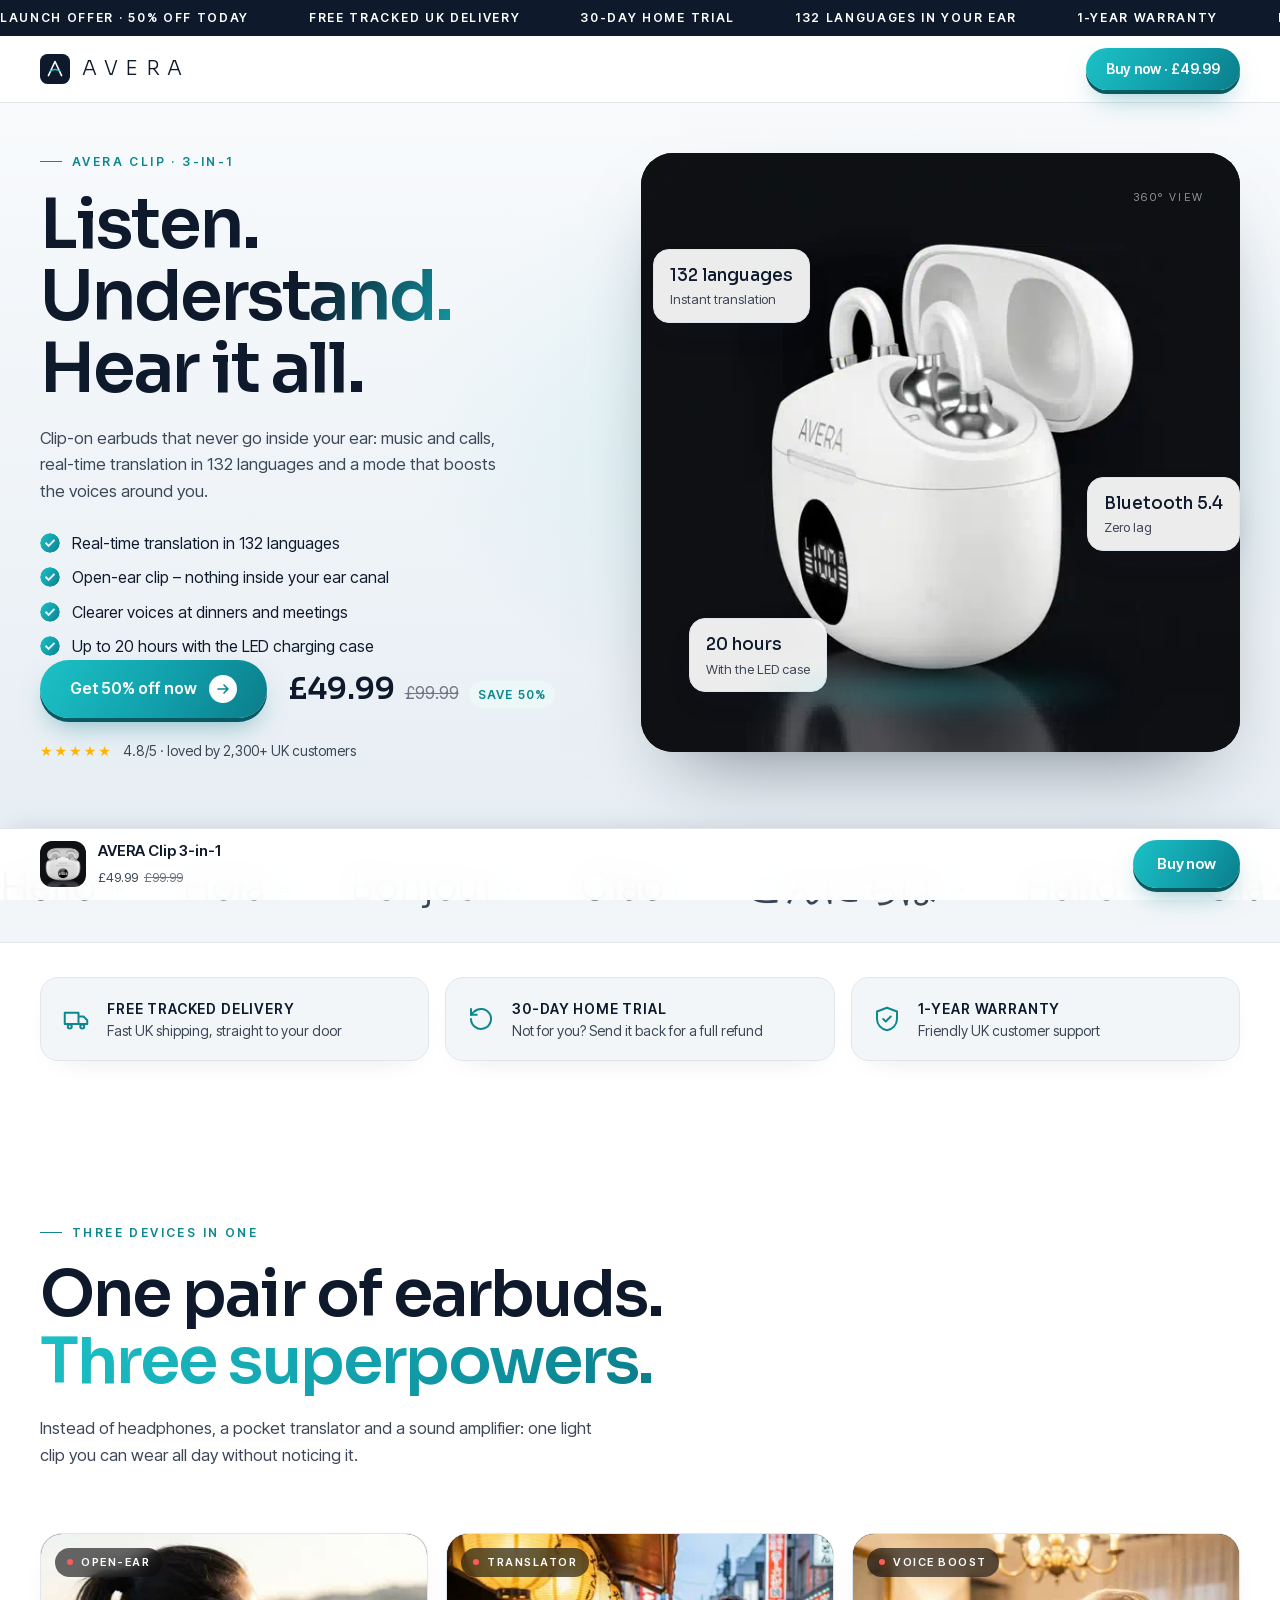
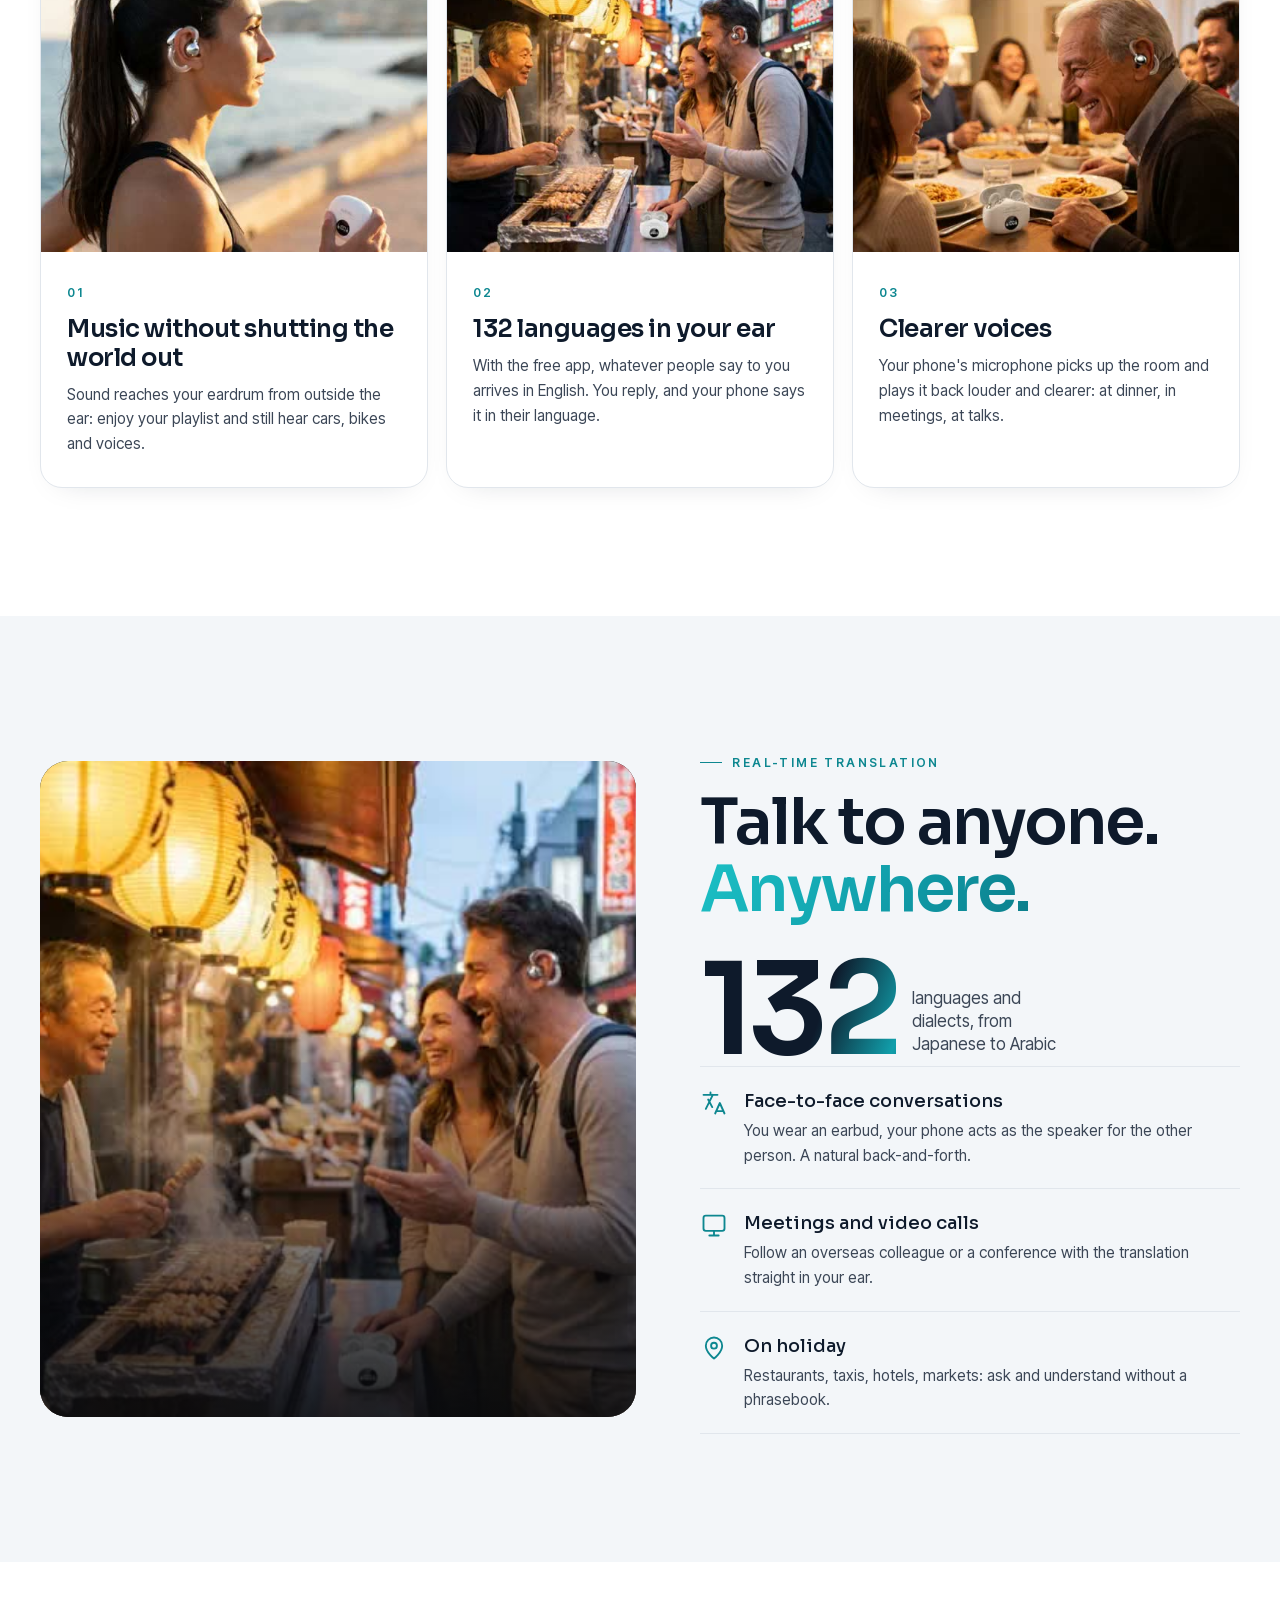
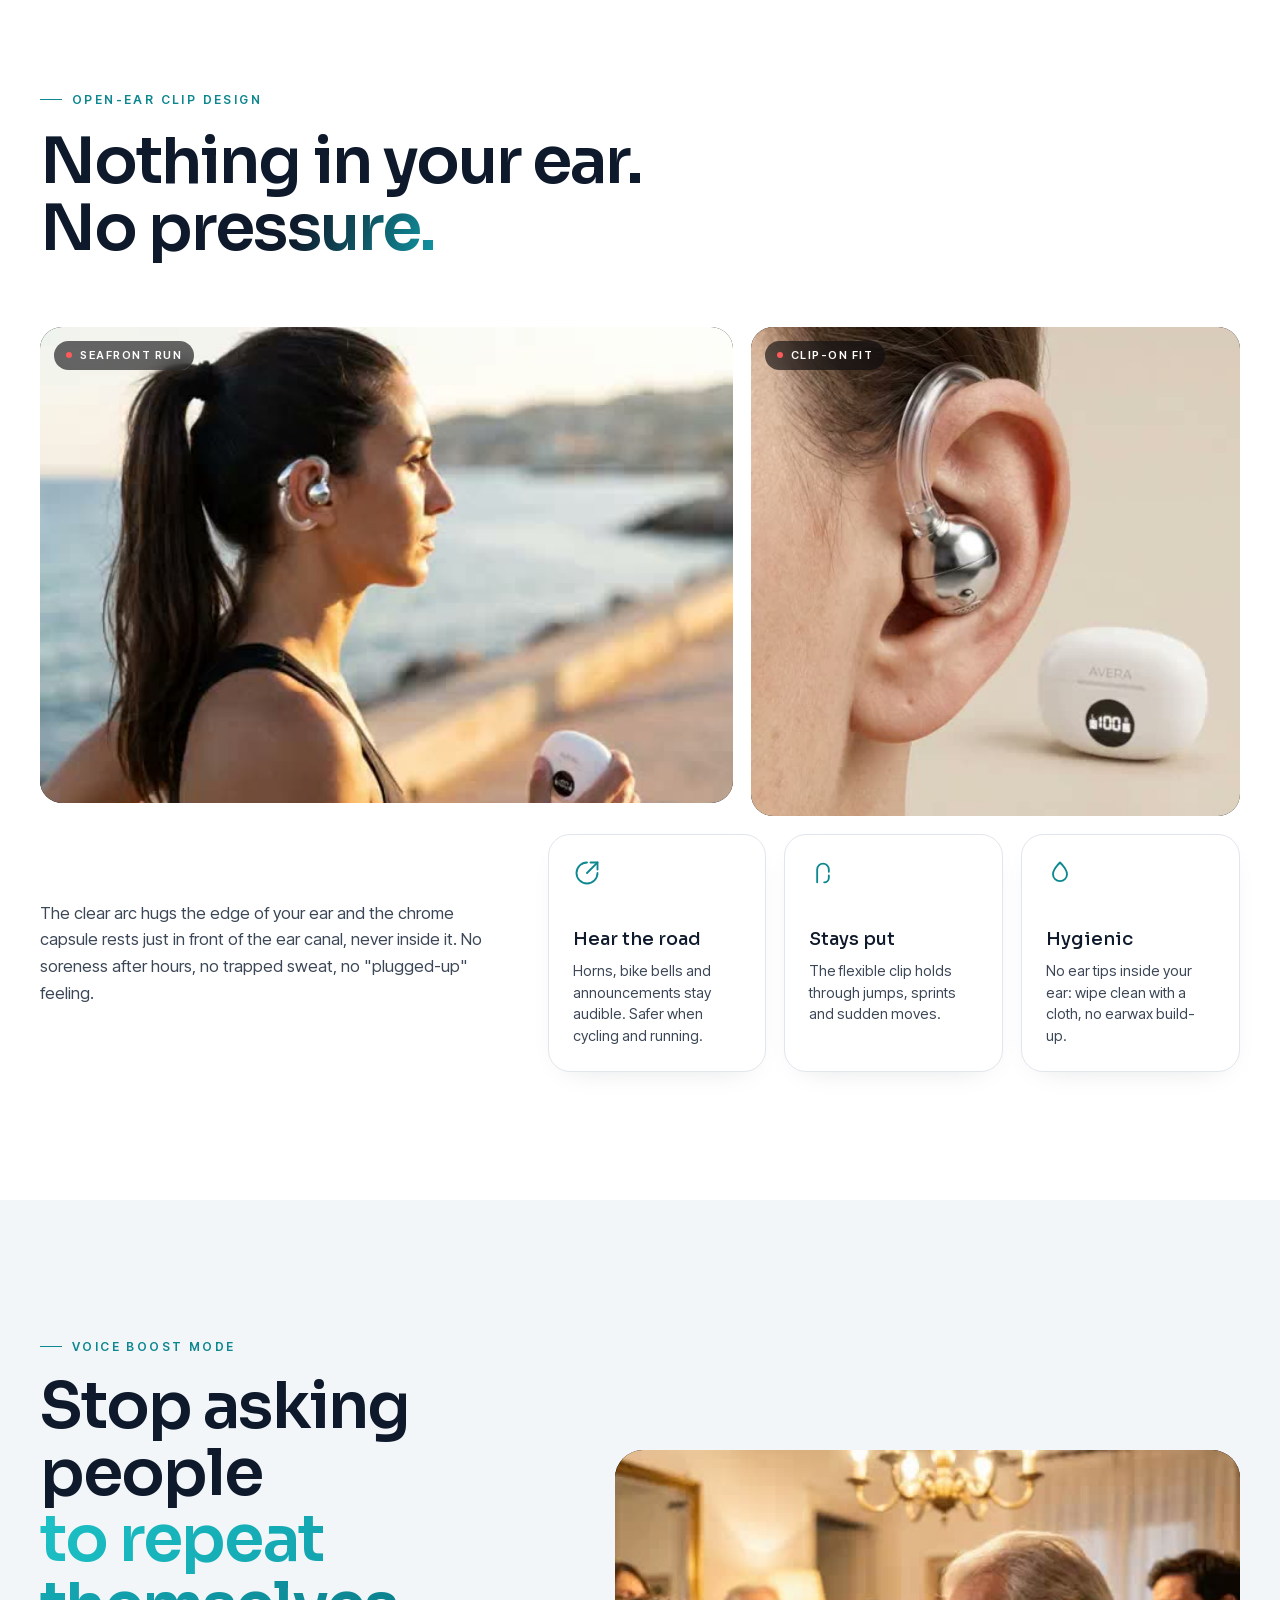
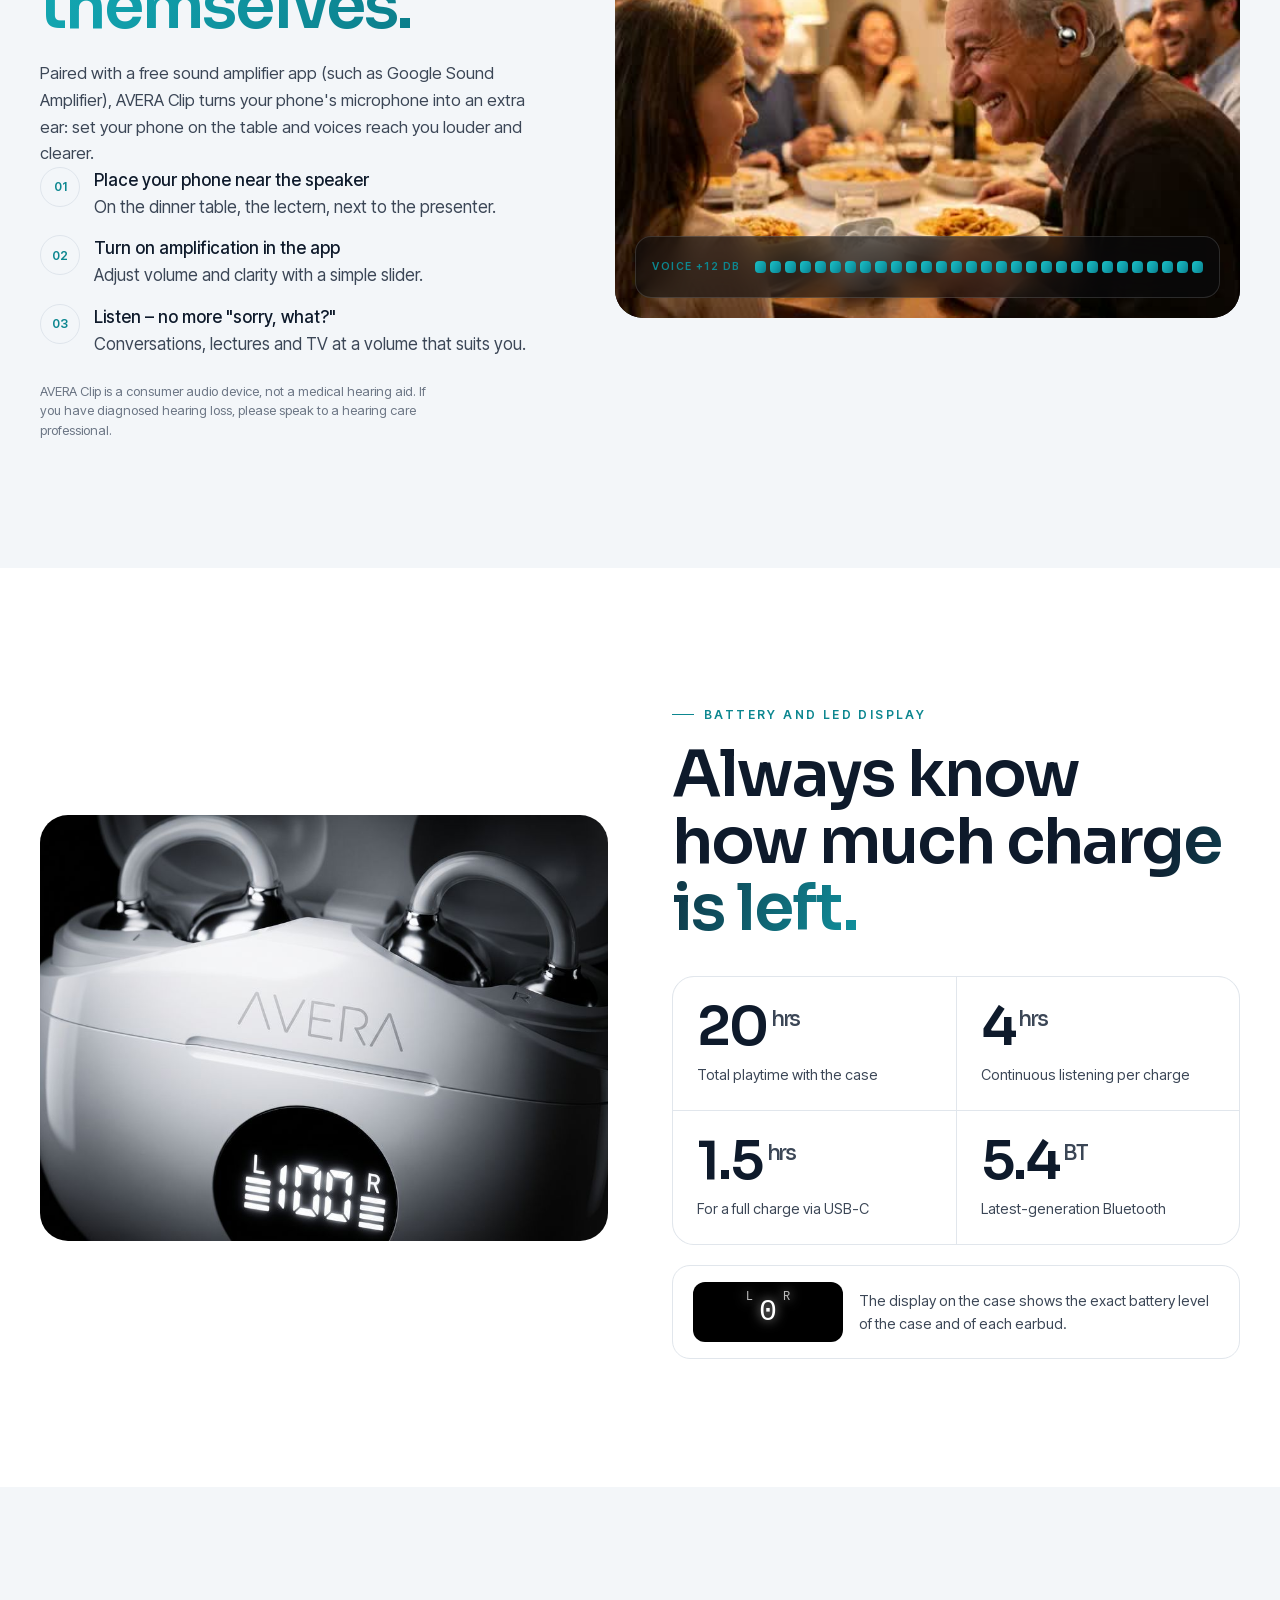
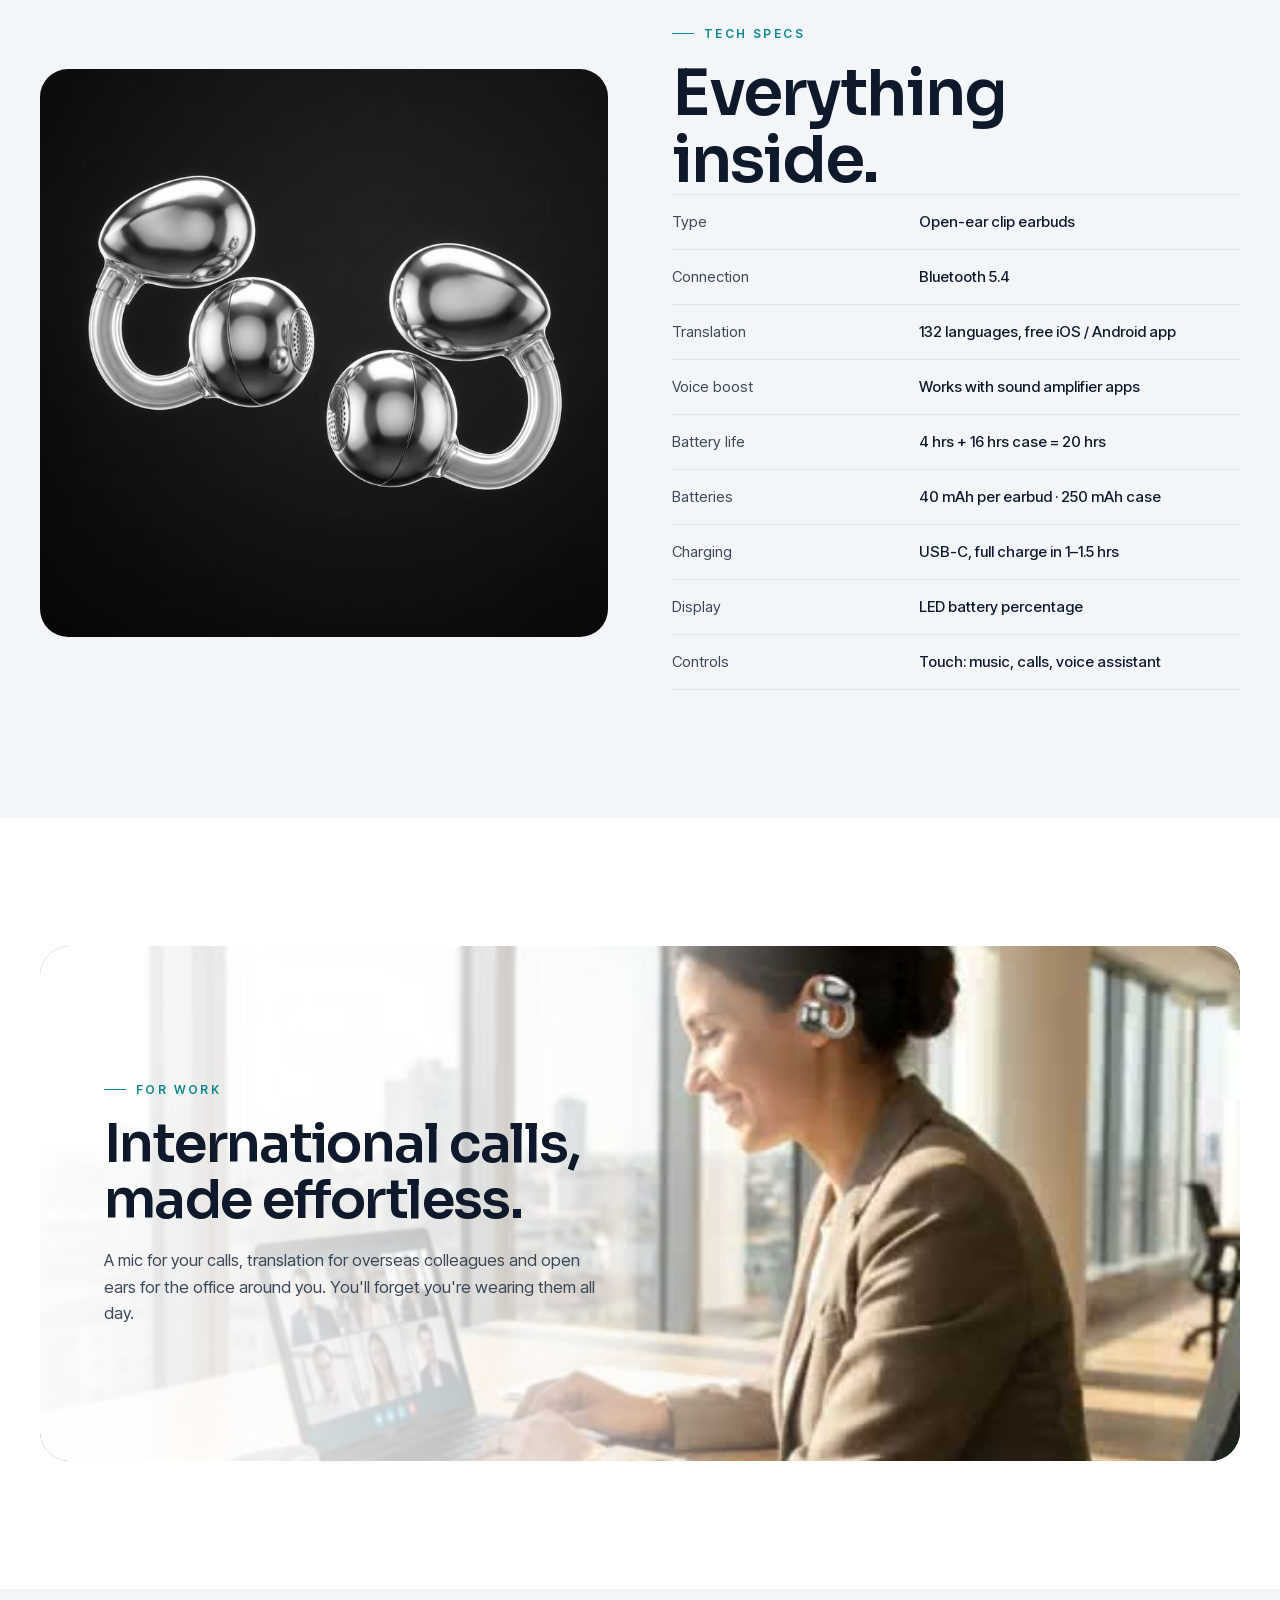
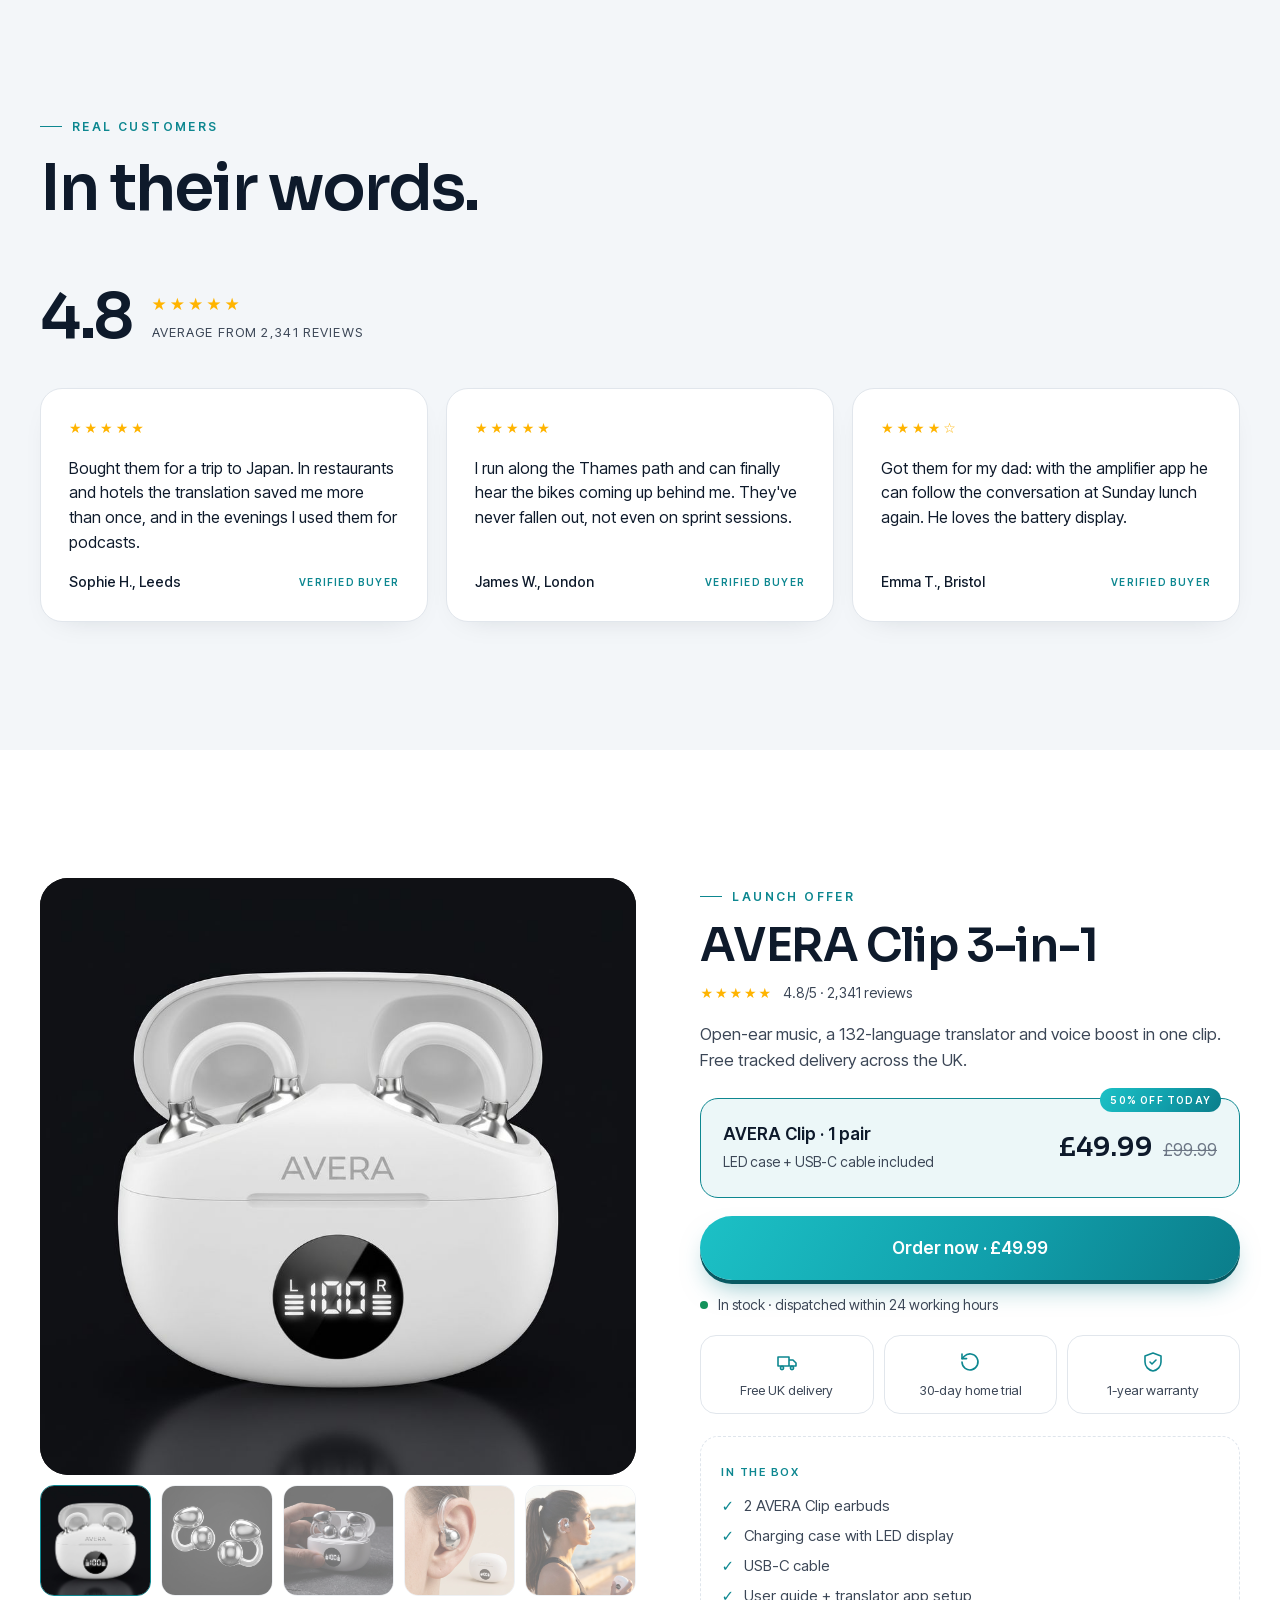
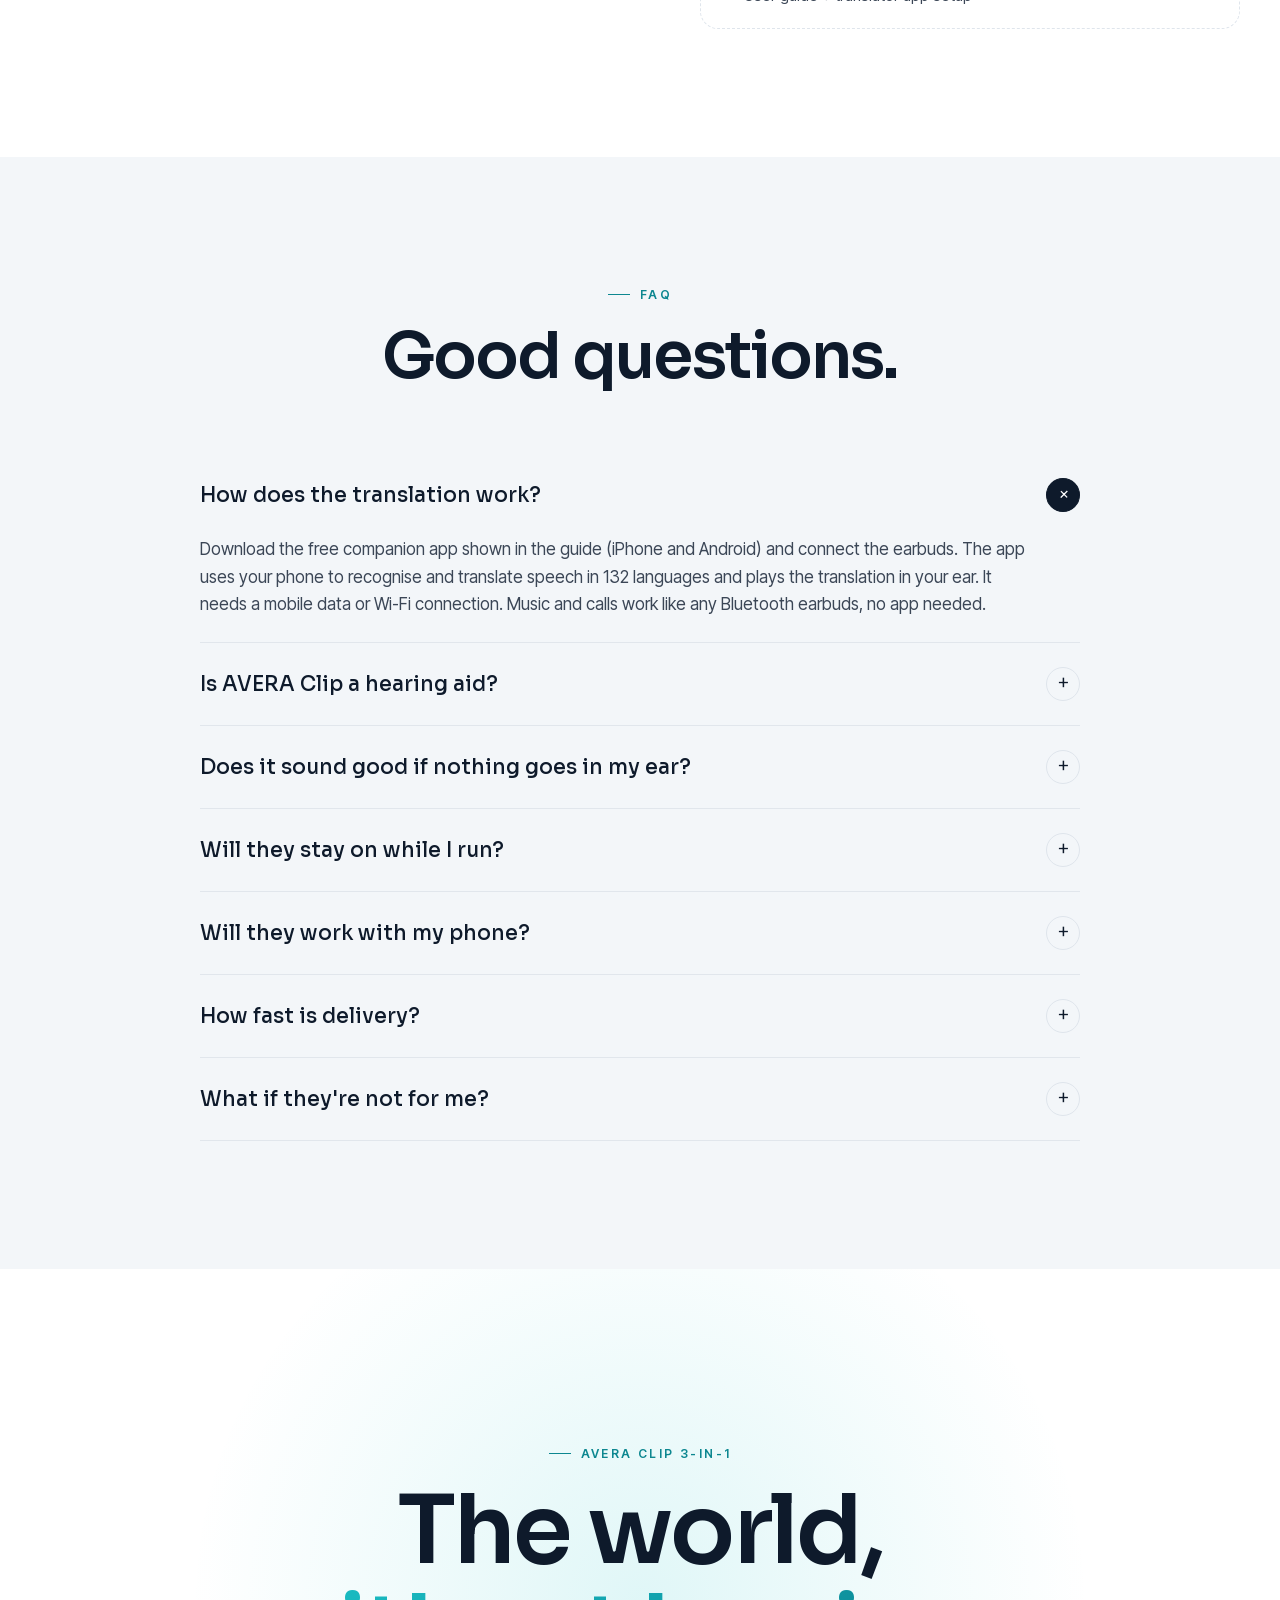
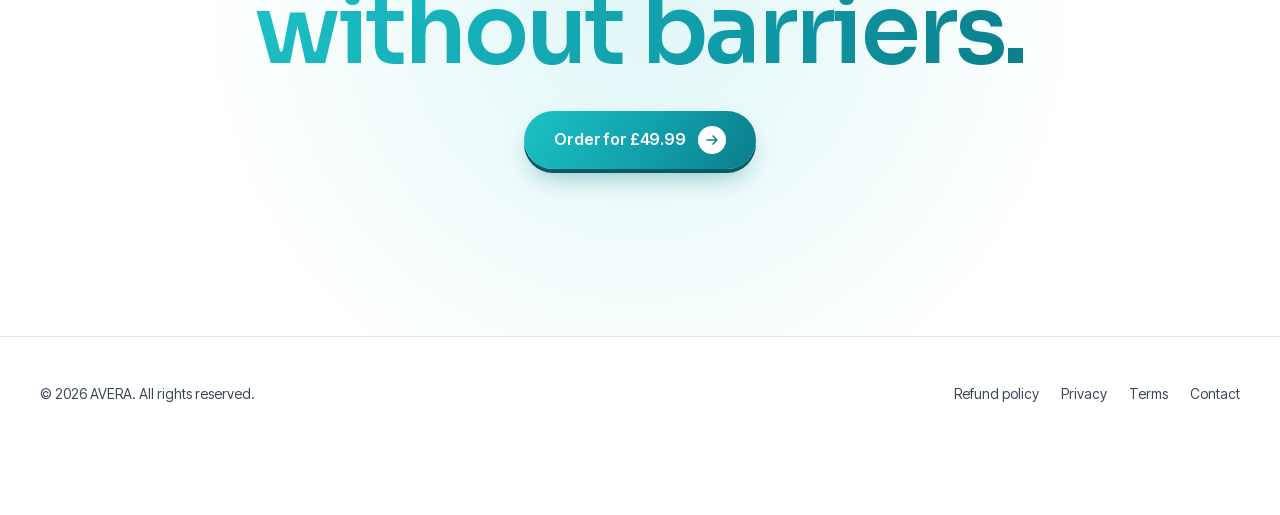
<file: index.html>
<!DOCTYPE html>
<html lang="en-GB">
<head>
<meta charset="utf-8">
<meta name="viewport" content="width=device-width,initial-scale=1">
<title>AVERA Clip 3-in-1 &#8211; Open-ear translator earbuds</title>
<meta name="description" content="AVERA Clip: 3-in-1 open-ear clip earbuds. Music without blocking your ears, real-time translation in 132 languages and an app-based voice boost mode. LED display, up to 20 hours of battery.">
<link rel="stylesheet" href="https://camillithomas7-prog.github.io/avera-clip-light/style-995db7fa.css">
</head>
<body>
<div class="av">

<div class="av-bar"><div class="av-bar-t">
<span>LAUNCH OFFER &#183; 50% OFF TODAY</span><span>FREE TRACKED UK DELIVERY</span><span>30-DAY HOME TRIAL</span><span>132 LANGUAGES IN YOUR EAR</span><span>1-YEAR WARRANTY</span>
<span>LAUNCH OFFER &#183; 50% OFF TODAY</span><span>FREE TRACKED UK DELIVERY</span><span>30-DAY HOME TRIAL</span><span>132 LANGUAGES IN YOUR EAR</span><span>1-YEAR WARRANTY</span>
</div></div>

<header class="av-head"><div class="av-wrap">
<a class="av-logo" href="/checkout"><svg viewBox="0 0 64 64"><rect width="64" height="64" rx="16" fill="#0e1a2b"/><path d="M18 46 32 16l14 30" fill="none" stroke="#fff" stroke-width="3.4" stroke-linecap="round" stroke-linejoin="round"/><path d="M23 36c6-4 12-4 18 0" fill="none" stroke="#22c3c8" stroke-width="3.4" stroke-linecap="round"/></svg>AVERA</a>
<a class="av-cta" href="/checkout">Buy now &#183; &#163;49.99</a>
</div></header>

<section class="av-hero"><div class="av-wrap av-hero-in">
<div>
<span class="av-kick">AVERA Clip &#183; 3-in-1</span>
<h1>Listen.<br><span class="av-chr">Understand.</span><br>Hear it all.</h1>
<p class="av-lead">Clip-on earbuds that never go inside your ear: music and calls, real-time translation in 132 languages and a mode that boosts the voices around you.</p>
<ul class="av-ticks">
<li>Real-time translation in 132 languages</li>
<li>Open-ear clip &#8211; nothing inside your ear canal</li>
<li>Clearer voices at dinners and meetings</li>
<li>Up to 20 hours with the LED charging case</li>
</ul>
<div class="av-buy">
<a class="av-cta av-cta--pulse" href="/checkout">Get 50% off now <svg viewBox="0 0 28 28"><circle cx="14" cy="14" r="14" fill="#fff"/><path d="M9 14h10m-4-4 4 4-4 4" fill="none" stroke="#0d8790" stroke-width="1.6" stroke-linecap="round" stroke-linejoin="round"/></svg></a>
<div class="av-price"><b>&#163;49.99</b><s>&#163;99.99</s><span>SAVE 50%</span></div>
</div>
<div class="av-stars"><i>&#9733;&#9733;&#9733;&#9733;&#9733;</i> 4.8/5 &#183; loved by 2,300+ UK customers</div>
</div>
<div class="av-stage">
<div class="av-stage-m"><img src="https://camillithomas7-prog.github.io/avera-clip-light/assets/rot-360.webp" alt="AVERA Clip charging case rotating 360 degrees"></div>
<span class="av-deg">360&#176; view</span>
<div class="av-badge av-badge--a"><b>132 languages</b>Instant translation</div>
<div class="av-badge av-badge--b"><b>Bluetooth 5.4</b>Zero lag</div>
<div class="av-badge av-badge--c"><b>20 hours</b>With the LED case</div>
</div>
</div></section>

<div class="av-mq"><div class="av-mq-t">
<span>Hello<em>EN</em></span><span>Hola<em>ES</em></span><span>Bonjour<em>FR</em></span><span>Ciao<em>IT</em></span><span>&#12371;&#12435;&#12395;&#12385;&#12399;<em>JA</em></span><span>Hallo<em>DE</em></span><span>Ol&#225;<em>PT</em></span><span>&#20320;&#22909;<em>ZH</em></span><span>Merhaba<em>TR</em></span><span>&#50504;&#45397;&#54616;&#49464;&#50836;<em>KO</em></span><span>Cze&#347;&#263;<em>PL</em></span><span>&#1605;&#1585;&#1581;&#1576;&#1575;<em>AR</em></span>
<span>Hello<em>EN</em></span><span>Hola<em>ES</em></span><span>Bonjour<em>FR</em></span><span>Ciao<em>IT</em></span><span>&#12371;&#12435;&#12395;&#12385;&#12399;<em>JA</em></span><span>Hallo<em>DE</em></span><span>Ol&#225;<em>PT</em></span><span>&#20320;&#22909;<em>ZH</em></span><span>Merhaba<em>TR</em></span><span>&#50504;&#45397;&#54616;&#49464;&#50836;<em>KO</em></span><span>Cze&#347;&#263;<em>PL</em></span><span>&#1605;&#1585;&#1581;&#1576;&#1575;<em>AR</em></span>
</div></div>

<div class="av-wrap av-trust">
<div><svg class="av-ico" viewBox="0 0 24 24"><path d="M3 7h11v9H3zM14 10h4l3 3v3h-7"/><circle cx="7" cy="18" r="1.6"/><circle cx="17" cy="18" r="1.6"/></svg><div><b>FREE TRACKED DELIVERY</b><p>Fast UK shipping, straight to your door</p></div></div>
<div><svg class="av-ico" viewBox="0 0 24 24"><path d="M4 12a8 8 0 1 0 2.3-5.7L4 8.6"/><path d="M4 4v4.6h4.6"/></svg><div><b>30-DAY HOME TRIAL</b><p>Not for you? Send it back for a full refund</p></div></div>
<div><svg class="av-ico" viewBox="0 0 24 24"><path d="M12 3 4 6v6c0 4.5 3.4 8.2 8 9 4.6-.8 8-4.5 8-9V6z"/><path d="m9 12 2 2 4-4"/></svg><div><b>1-YEAR WARRANTY</b><p>Friendly UK customer support</p></div></div>
</div>

<section class="av-sec"><div class="av-wrap">
<div class="av-shead av-rv">
<span class="av-kick">Three devices in one</span>
<h2>One pair of earbuds.<br><span class="av-gr">Three superpowers.</span></h2>
<p class="av-lead">Instead of headphones, a pocket translator and a sound amplifier: one light clip you can wear all day without noticing it.</p>
</div>
<div class="av-three">
<article class="av-card"><div class="av-vid"><img src="https://camillithomas7-prog.github.io/avera-clip-light/assets/po-run.jpg" alt=""><video src="https://camillithomas7-prog.github.io/avera-clip-light/assets/v-run.mp4" autoplay muted loop playsinline preload="auto"></video><span class="av-tag">Open-ear</span></div><div class="av-card-b"><small>01</small><h3>Music without shutting the world out</h3><p>Sound reaches your eardrum from outside the ear: enjoy your playlist and still hear cars, bikes and voices.</p></div></article>
<article class="av-card"><div class="av-vid"><img src="https://camillithomas7-prog.github.io/avera-clip-light/assets/po-travel.jpg" alt=""><video src="https://camillithomas7-prog.github.io/avera-clip-light/assets/v-travel.mp4" autoplay muted loop playsinline preload="auto"></video><span class="av-tag">Translator</span></div><div class="av-card-b"><small>02</small><h3>132 languages in your ear</h3><p>With the free app, whatever people say to you arrives in English. You reply, and your phone says it in their language.</p></div></article>
<article class="av-card"><div class="av-vid"><img src="https://camillithomas7-prog.github.io/avera-clip-light/assets/po-senior.jpg" alt=""><video src="https://camillithomas7-prog.github.io/avera-clip-light/assets/v-senior.mp4" autoplay muted loop playsinline preload="auto"></video><span class="av-tag">Voice boost</span></div><div class="av-card-b"><small>03</small><h3>Clearer voices</h3><p>Your phone's microphone picks up the room and plays it back louder and clearer: at dinner, in meetings, at talks.</p></div></article>
</div>
</div></section>

<section class="av-sec av-band"><div class="av-wrap av-tr">
<div class="av-vid">
<img src="https://camillithomas7-prog.github.io/avera-clip-light/assets/po-travel.jpg" alt="">
<video src="https://camillithomas7-prog.github.io/avera-clip-light/assets/v-travel.mp4" autoplay muted loop playsinline preload="auto"></video>
<div class="av-chat">
<div class="av-bub av-bub--a"><small>Japanese &#8594; English</small>Welcome! What can I make for you tonight?</div>
<div class="av-bub av-bub--b"><small>You &#183; English &#8594; Japanese</small>Two chicken skewers and one veggie, please.</div>
<div class="av-bub av-bub--a"><small>Japanese &#8594; English</small>Great choice. Would you like tare sauce?</div>
<div class="av-bub av-bub--b"><small>You &#183; English &#8594; Japanese</small>Yes please &#8211; and a bit spicy!</div>
</div>
</div>
<div>
<div class="av-rv">
<span class="av-kick">Real-time translation</span>
<h2 style="margin-top:18px">Talk to anyone.<br><span class="av-gr">Anywhere.</span></h2>
<div class="av-big"><b class="av-chr">132</b><span>languages and dialects, from Japanese to Arabic</span></div>
</div>
<ul class="av-list av-rv">
<li><svg class="av-ico" viewBox="0 0 24 24"><path d="M3 5h12M9 3v2m1.5 10.5L7 9m-2 8 6-12"/><path d="m13 21 4-9 4 9m-7-2h6"/></svg><div><b>Face-to-face conversations</b><p>You wear an earbud, your phone acts as the speaker for the other person. A natural back-and-forth.</p></div></li>
<li><svg class="av-ico" viewBox="0 0 24 24"><rect x="3" y="4" width="18" height="13" rx="2"/><path d="M8 21h8M12 17v4"/></svg><div><b>Meetings and video calls</b><p>Follow an overseas colleague or a conference with the translation straight in your ear.</p></div></li>
<li><svg class="av-ico" viewBox="0 0 24 24"><path d="M12 21s-7-5.4-7-11a7 7 0 0 1 14 0c0 5.6-7 11-7 11z"/><circle cx="12" cy="10" r="2.5"/></svg><div><b>On holiday</b><p>Restaurants, taxis, hotels, markets: ask and understand without a phrasebook.</p></div></li>
</ul>
</div>
</div></section>

<section class="av-sec"><div class="av-wrap">
<div class="av-shead av-rv">
<span class="av-kick">Open-ear clip design</span>
<h2>Nothing in your ear.<br><span class="av-chr">No pressure.</span></h2>
</div>
<div class="av-oe">
<div class="av-vid av-oe-a"><img src="https://camillithomas7-prog.github.io/avera-clip-light/assets/po-run.jpg" alt=""><video src="https://camillithomas7-prog.github.io/avera-clip-light/assets/v-run.mp4" autoplay muted loop playsinline preload="auto"></video><span class="av-tag">Seafront run</span></div>
<div class="av-vid av-oe-b"><img src="https://camillithomas7-prog.github.io/avera-clip-light/assets/po-ear.jpg" alt=""><video src="https://camillithomas7-prog.github.io/avera-clip-light/assets/v-ear.mp4" autoplay muted loop playsinline preload="auto"></video><span class="av-tag">Clip-on fit</span></div>
<div class="av-oe-t av-rv"><p class="av-lead">The clear arc hugs the edge of your ear and the chrome capsule rests just in front of the ear canal, never inside it. No soreness after hours, no trapped sweat, no "plugged-up" feeling.</p></div>
<div class="av-oe-c">
<div class="av-stat"><svg class="av-ico" viewBox="0 0 24 24"><path d="M12 3a9 9 0 1 0 9 9"/><path d="m21 3-9 9"/><path d="M15 3h6v6"/></svg><b>Hear the road</b><p>Horns, bike bells and announcements stay audible. Safer when cycling and running.</p></div>
<div class="av-stat"><svg class="av-ico" viewBox="0 0 24 24"><path d="M7 20V9a5 5 0 0 1 10 0v2"/><path d="M13 20a4 4 0 0 0 4-4v-2"/></svg><b>Stays put</b><p>The flexible clip holds through jumps, sprints and sudden moves.</p></div>
<div class="av-stat"><svg class="av-ico" viewBox="0 0 24 24"><path d="M12 3c4 4 6 7 6 10a6 6 0 0 1-12 0c0-3 2-6 6-10z"/></svg><b>Hygienic</b><p>No ear tips inside your ear: wipe clean with a cloth, no earwax build-up.</p></div>
</div>
</div>
</div></section>

<section class="av-sec av-band"><div class="av-wrap av-amp">
<div>
<div class="av-rv">
<span class="av-kick">Voice boost mode</span>
<h2 style="margin:18px 0 20px">Stop asking people<br><span class="av-gr">to repeat themselves.</span></h2>
<p class="av-lead">Paired with a free sound amplifier app (such as Google Sound Amplifier), AVERA Clip turns your phone's microphone into an extra ear: set your phone on the table and voices reach you louder and clearer.</p>
</div>
<ol class="av-steps av-rv">
<li><span>01</span><div><b>Place your phone near the speaker</b>On the dinner table, the lectern, next to the presenter.</div></li>
<li><span>02</span><div><b>Turn on amplification in the app</b>Adjust volume and clarity with a simple slider.</div></li>
<li><span>03</span><div><b>Listen &#8211; no more "sorry, what?"</b>Conversations, lectures and TV at a volume that suits you.</div></li>
</ol>
<p class="av-note">AVERA Clip is a consumer audio device, not a medical hearing aid. If you have diagnosed hearing loss, please speak to a hearing care professional.</p>
</div>
<div class="av-vid">
<img src="https://camillithomas7-prog.github.io/avera-clip-light/assets/po-senior.jpg" alt="">
<video src="https://camillithomas7-prog.github.io/avera-clip-light/assets/v-senior.mp4" autoplay muted loop playsinline preload="auto"></video>
<div class="av-wave"><em>Voice +12 dB</em><i></i><i></i><i></i><i></i><i></i><i></i><i></i><i></i><i></i><i></i><i></i><i></i><i></i><i></i><i></i><i></i><i></i><i></i><i></i><i></i><i></i><i></i><i></i><i></i><i></i><i></i><i></i><i></i><i></i><i></i></div>
</div>
</div></section>

<section class="av-sec"><div class="av-wrap av-bat">
<div class="av-bat-img"><img src="https://camillithomas7-prog.github.io/avera-clip-light/assets/d-led.jpg" alt="AVERA charging case LED display"></div>
<div class="av-rv">
<span class="av-kick">Battery and LED display</span>
<h2 style="margin-top:18px">Always know<br><span class="av-chr">how much charge is left.</span></h2>
<div class="av-nums">
<div><b>20<sup>hrs</sup></b><p>Total playtime with the case</p></div>
<div><b>4<sup>hrs</sup></b><p>Continuous listening per charge</p></div>
<div><b>1.5<sup>hrs</sup></b><p>For a full charge via USB-C</p></div>
<div><b>5.4<sup>BT</sup></b><p>Latest-generation Bluetooth</p></div>
</div>
<div class="av-led"><div class="av-led-d"><small>L</small><span class="av-led-n"></span><small>R</small></div><p>The display on the case shows the exact battery level of the case and of each earbud.</p></div>
</div>
</div></section>

<section class="av-sec av-band"><div class="av-wrap av-float">
<div class="av-float-img"><img src="https://camillithomas7-prog.github.io/avera-clip-light/assets/p-buds.jpg" alt="AVERA Clip earbuds"></div>
<div class="av-rv">
<span class="av-kick">Tech specs</span>
<h2 style="margin-top:18px">Everything<br>inside.</h2>
<dl class="av-spec">
<dt>Type</dt><dd>Open-ear clip earbuds</dd>
<dt>Connection</dt><dd>Bluetooth 5.4</dd>
<dt>Translation</dt><dd>132 languages, free iOS / Android app</dd>
<dt>Voice boost</dt><dd>Works with sound amplifier apps</dd>
<dt>Battery life</dt><dd>4 hrs + 16 hrs case = 20 hrs</dd>
<dt>Batteries</dt><dd>40 mAh per earbud &#183; 250 mAh case</dd>
<dt>Charging</dt><dd>USB-C, full charge in 1&#8211;1.5 hrs</dd>
<dt>Display</dt><dd>LED battery percentage</dd>
<dt>Controls</dt><dd>Touch: music, calls, voice assistant</dd>
</dl>
</div>
</div></section>

<section class="av-sec"><div class="av-wrap">
<div class="av-wide av-vid">
<img src="https://camillithomas7-prog.github.io/avera-clip-light/assets/po-office.jpg" alt="">
<video src="https://camillithomas7-prog.github.io/avera-clip-light/assets/v-office.mp4" autoplay muted loop playsinline preload="auto"></video>
<div class="av-wide-t">
<span class="av-kick">For work</span>
<h2 style="font-size:clamp(32px,4.2vw,58px)">International calls,<br>made effortless.</h2>
<p class="av-lead">A mic for your calls, translation for overseas colleagues and open ears for the office around you. You'll forget you're wearing them all day.</p>
</div>
</div>
</div></section>

<section class="av-sec av-band"><div class="av-wrap">
<div class="av-shead av-rv"><span class="av-kick">Real customers</span><h2>In their words.</h2></div>
<div class="av-score av-rv"><b>4.8</b><div><i>&#9733;&#9733;&#9733;&#9733;&#9733;</i><p>Average from 2,341 reviews</p></div></div>
<div class="av-revs">
<div class="av-rev av-rv"><i>&#9733;&#9733;&#9733;&#9733;&#9733;</i><p>Bought them for a trip to Japan. In restaurants and hotels the translation saved me more than once, and in the evenings I used them for podcasts.</p><div class="av-rev-who"><b>Sophie H., Leeds</b><span>Verified buyer</span></div></div>
<div class="av-rev av-rv"><i>&#9733;&#9733;&#9733;&#9733;&#9733;</i><p>I run along the Thames path and can finally hear the bikes coming up behind me. They've never fallen out, not even on sprint sessions.</p><div class="av-rev-who"><b>James W., London</b><span>Verified buyer</span></div></div>
<div class="av-rev av-rv"><i>&#9733;&#9733;&#9733;&#9733;&#9734;</i><p>Got them for my dad: with the amplifier app he can follow the conversation at Sunday lunch again. He loves the battery display.</p><div class="av-rev-who"><b>Emma T., Bristol</b><span>Verified buyer</span></div></div>
</div>
</div></section>

<section class="av-sec"><div class="av-wrap av-off">
<div class="av-gal">
<div class="av-gal-main"><img src="https://camillithomas7-prog.github.io/avera-clip-light/assets/p-front.jpg" alt="AVERA Clip"><img class="av-m2" src="https://camillithomas7-prog.github.io/avera-clip-light/assets/p-buds.jpg" alt=""><img class="av-m3" src="https://camillithomas7-prog.github.io/avera-clip-light/assets/l-hand.jpg" alt=""><img class="av-m4" src="https://camillithomas7-prog.github.io/avera-clip-light/assets/d-ear.jpg" alt=""><img class="av-m5" src="https://camillithomas7-prog.github.io/avera-clip-light/assets/l-run.jpg" alt=""></div>
<div class="av-thumbs">
<label class="av-t1"><input type="radio" name="avg" checked><img src="https://camillithomas7-prog.github.io/avera-clip-light/assets/p-front.jpg" alt=""></label>
<label class="av-t2"><input type="radio" name="avg"><img src="https://camillithomas7-prog.github.io/avera-clip-light/assets/p-buds.jpg" alt=""></label>
<label class="av-t3"><input type="radio" name="avg"><img src="https://camillithomas7-prog.github.io/avera-clip-light/assets/l-hand.jpg" alt=""></label>
<label class="av-t4"><input type="radio" name="avg"><img src="https://camillithomas7-prog.github.io/avera-clip-light/assets/d-ear.jpg" alt=""></label>
<label class="av-t5"><input type="radio" name="avg"><img src="https://camillithomas7-prog.github.io/avera-clip-light/assets/l-run.jpg" alt=""></label>
</div>
</div>
<div class="av-off-b">
<span class="av-kick">Launch offer</span>
<h2>AVERA Clip 3-in-1</h2>
<div class="av-stars" style="margin-top:12px"><i>&#9733;&#9733;&#9733;&#9733;&#9733;</i> 4.8/5 &#183; 2,341 reviews</div>
<p class="av-lead">Open-ear music, a 132-language translator and voice boost in one clip. Free tracked delivery across the UK.</p>
<div class="av-pack"><em>50% off today</em><div><b>AVERA Clip &#183; 1 pair</b><small>LED case + USB-C cable included</small></div><div class="av-price"><b>&#163;49.99</b><s>&#163;99.99</s></div></div>
<a class="av-cta av-cta--pulse" href="/checkout">Order now &#183; &#163;49.99</a>
<p class="av-stock"><i></i>In stock &#183; dispatched within 24 working hours</p>
<div class="av-mini">
<div><svg class="av-ico" viewBox="0 0 24 24"><path d="M3 7h11v9H3zM14 10h4l3 3v3h-7"/><circle cx="7" cy="18" r="1.6"/><circle cx="17" cy="18" r="1.6"/></svg>Free UK delivery</div>
<div><svg class="av-ico" viewBox="0 0 24 24"><path d="M4 12a8 8 0 1 0 2.3-5.7L4 8.6"/><path d="M4 4v4.6h4.6"/></svg>30-day home trial</div>
<div><svg class="av-ico" viewBox="0 0 24 24"><path d="M12 3 4 6v6c0 4.5 3.4 8.2 8 9 4.6-.8 8-4.5 8-9V6z"/><path d="m9 12 2 2 4-4"/></svg>1-year warranty</div>
</div>
<div class="av-box"><b>In the box</b><ul><li>2 AVERA Clip earbuds</li><li>Charging case with LED display</li><li>USB-C cable</li><li>User guide + translator app setup</li></ul></div>
</div>
</div></section>

<section class="av-sec av-band"><div class="av-wrap">
<div class="av-shead av-shead--c av-rv"><span class="av-kick">FAQ</span><h2>Good questions.</h2></div>
<div class="av-faq">
<details open><summary>How does the translation work?</summary><p>Download the free companion app shown in the guide (iPhone and Android) and connect the earbuds. The app uses your phone to recognise and translate speech in 132 languages and plays the translation in your ear. It needs a mobile data or Wi-Fi connection. Music and calls work like any Bluetooth earbuds, no app needed.</p></details>
<details><summary>Is AVERA Clip a hearing aid?</summary><p>No, it is not a medical device. Voice boost mode works with sound amplifier apps (such as Google Sound Amplifier or the equivalent on iPhone): your phone picks up the sound around you and plays it louder and clearer in your earbuds. It helps with conversations and talks, but it does not replace a prescribed hearing aid.</p></details>
<details><summary>Does it sound good if nothing goes in my ear?</summary><p>Yes. The capsule points towards your ear canal and delivers sound straight to your eardrum. As they are open-ear, people very close to you may hear a faint sound at very high volume in a quiet room.</p></details>
<details><summary>Will they stay on while I run?</summary><p>The flexible clip hooks onto the edge of your ear and fits all ear sizes. It stays secure while running, cycling, at the gym and through sudden moves.</p></details>
<details><summary>Will they work with my phone?</summary><p>They work with any Bluetooth smartphone, tablet or computer: iPhone, Android, Mac and Windows.</p></details>
<details><summary>How fast is delivery?</summary><p>We dispatch within 24 working hours with tracked delivery. UK orders usually arrive in 3&#8211;6 working days, free of charge.</p></details>
<details><summary>What if they're not for me?</summary><p>You have 30 days to send them back for a full refund. Every AVERA Clip also comes with a 1-year warranty.</p></details>
</div>
</div></section>

<section class="av-fin"><div class="av-wrap">
<span class="av-kick">AVERA Clip 3-in-1</span>
<h2>The world,<br><span class="av-gr">without barriers.</span></h2>
<a class="av-cta av-cta--pulse" href="/checkout">Order for &#163;49.99 <svg viewBox="0 0 28 28"><circle cx="14" cy="14" r="14" fill="#fff"/><path d="M9 14h10m-4-4 4 4-4 4" fill="none" stroke="#0d8790" stroke-width="1.6" stroke-linecap="round" stroke-linejoin="round"/></svg></a>
</div></section>

<footer class="av-foot"><div class="av-wrap">
<span>&#169; 2026 AVERA. All rights reserved.</span>
<nav><a href="/refund-policy">Refund policy</a><a href="/privacy-policy">Privacy</a><a href="/terms-of-service">Terms</a><a href="/contact-us">Contact</a></nav>
</div></footer>

<div class="av-sticky"><div class="av-wrap">
<div class="av-sticky-l"><img src="https://camillithomas7-prog.github.io/avera-clip-light/assets/p-front.jpg" alt=""><div><b>AVERA Clip 3-in-1</b><span>&#163;49.99<s>&#163;99.99</s></span></div></div>
<a class="av-cta" href="/checkout">Buy now</a>
</div></div>

</div>
</body>
</html>
</file>
